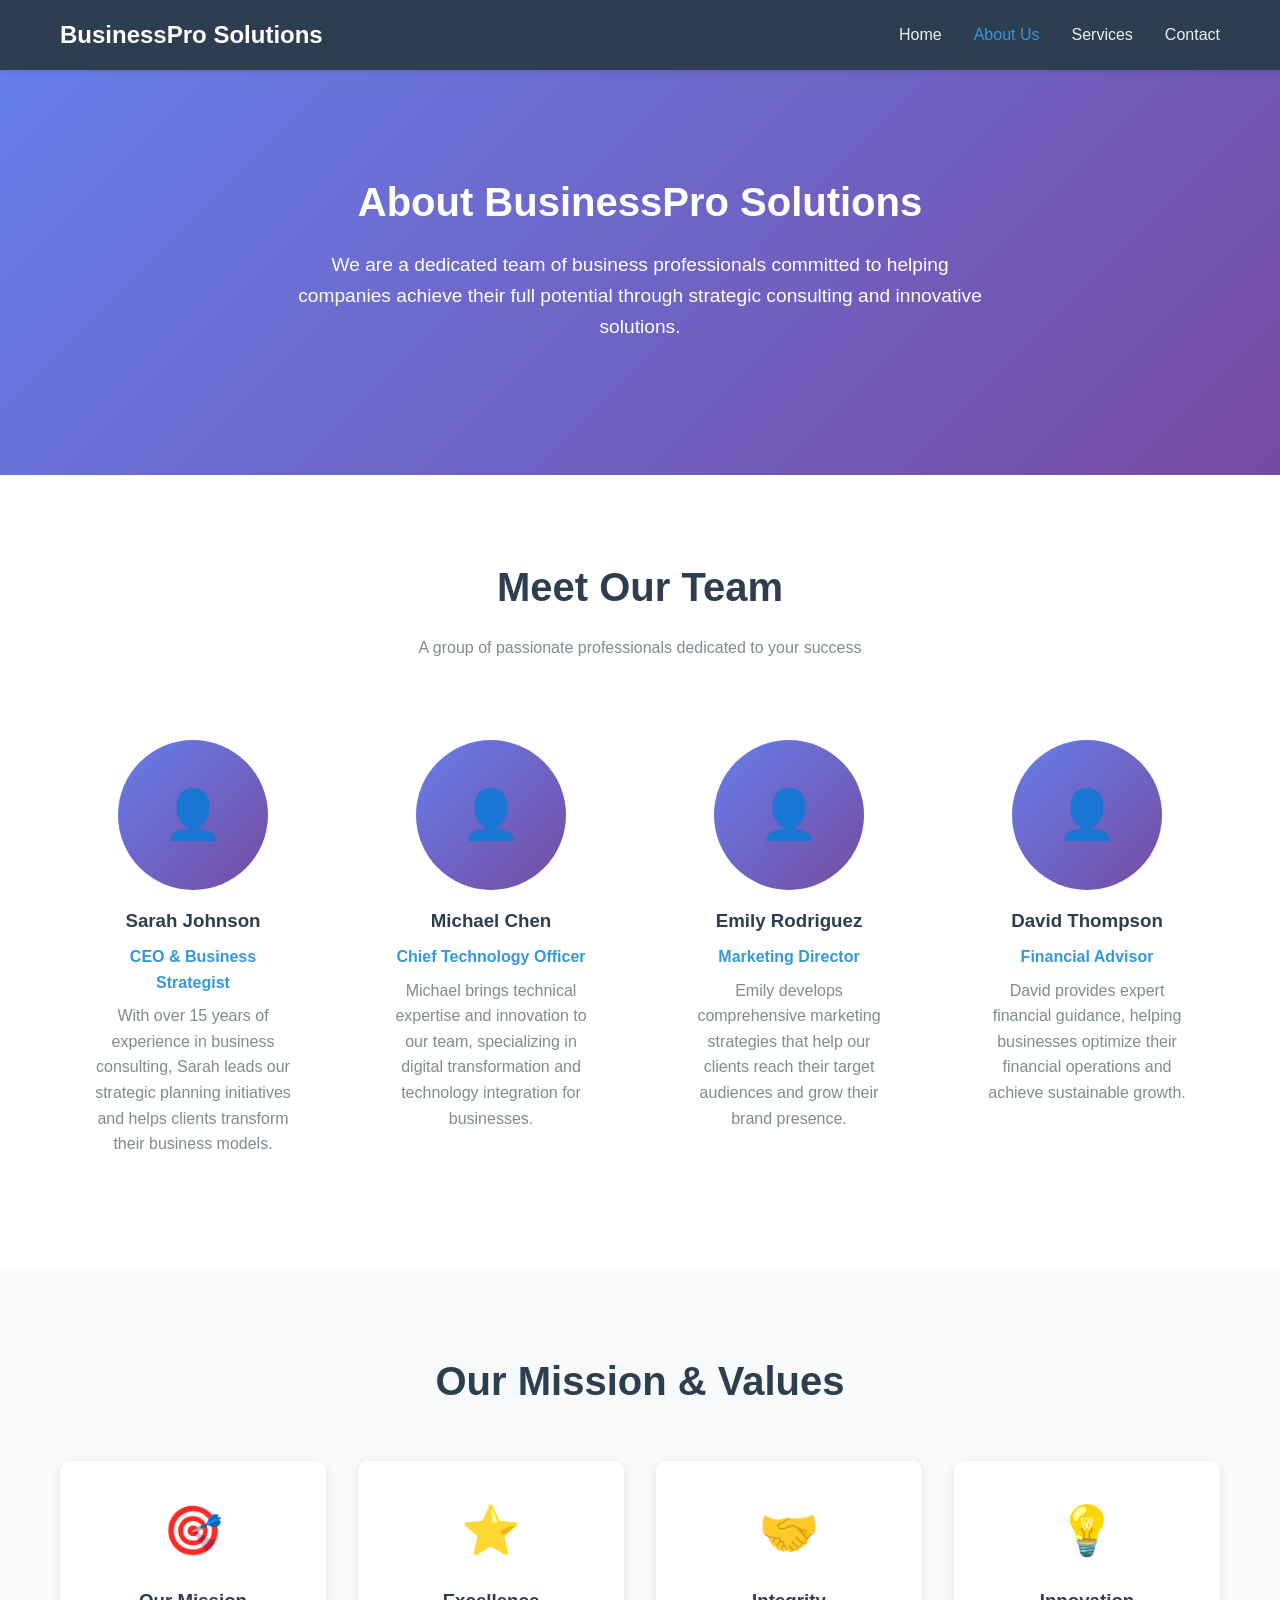
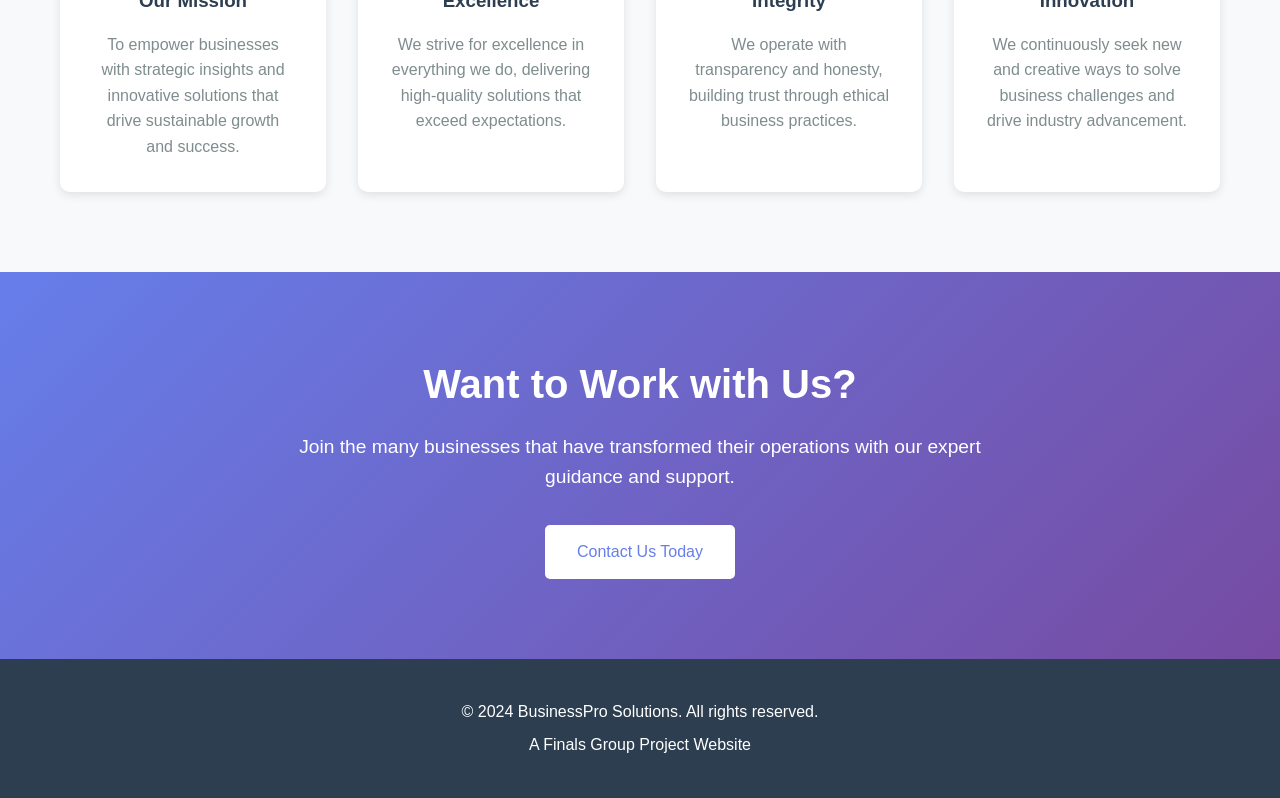
<file: about.html>
<!DOCTYPE html>
<html lang="en">
<head>
    <meta charset="UTF-8">
    <meta name="viewport" content="width=device-width, initial-scale=1.0">
    <title>BusinessPro Solutions - About Us</title>
    <link rel="stylesheet" href="styles.css">
</head>
<body>
    <nav class="navbar">
        <div class="container">
            <div class="logo">
                <h1>BusinessPro Solutions</h1>
            </div>
            <ul class="nav-links">
                <li><a href="index.html">Home</a></li>
                <li><a href="about.html" class="active">About Us</a></li>
                <li><a href="services.html">Services</a></li>
                <li><a href="contact.html">Contact</a></li>
            </ul>
        </div>
    </nav>

    <section class="hero">
        <div class="container">
            <div class="hero-content">
                <h2>About BusinessPro Solutions</h2>
                <p>We are a dedicated team of business professionals committed to helping companies achieve their full potential through strategic consulting and innovative solutions.</p>
            </div>
        </div>
    </section>

    <section class="team">
        <div class="container">
            <h2>Meet Our Team</h2>
            <p class="team-subtitle">A group of passionate professionals dedicated to your success</p>
            <div class="team-grid">
                <div class="team-member">
                    <div class="team-member-photo">👤</div>
                    <h3>Sarah Johnson</h3>
                    <p class="role">CEO & Business Strategist</p>
                    <p>With over 15 years of experience in business consulting, Sarah leads our strategic planning initiatives and helps clients transform their business models.</p>
                </div>
                <div class="team-member">
                    <div class="team-member-photo">👤</div>
                    <h3>Michael Chen</h3>
                    <p class="role">Chief Technology Officer</p>
                    <p>Michael brings technical expertise and innovation to our team, specializing in digital transformation and technology integration for businesses.</p>
                </div>
                <div class="team-member">
                    <div class="team-member-photo">👤</div>
                    <h3>Emily Rodriguez</h3>
                    <p class="role">Marketing Director</p>
                    <p>Emily develops comprehensive marketing strategies that help our clients reach their target audiences and grow their brand presence.</p>
                </div>
                <div class="team-member">
                    <div class="team-member-photo">👤</div>
                    <h3>David Thompson</h3>
                    <p class="role">Financial Advisor</p>
                    <p>David provides expert financial guidance, helping businesses optimize their financial operations and achieve sustainable growth.</p>
                </div>
            </div>
        </div>
    </section>

    <section class="features">
        <div class="container">
            <h2>Our Mission & Values</h2>
            <div class="features-grid">
                <div class="feature-card">
                    <div class="icon">🎯</div>
                    <h3>Our Mission</h3>
                    <p>To empower businesses with strategic insights and innovative solutions that drive sustainable growth and success.</p>
                </div>
                <div class="feature-card">
                    <div class="icon">⭐</div>
                    <h3>Excellence</h3>
                    <p>We strive for excellence in everything we do, delivering high-quality solutions that exceed expectations.</p>
                </div>
                <div class="feature-card">
                    <div class="icon">🤝</div>
                    <h3>Integrity</h3>
                    <p>We operate with transparency and honesty, building trust through ethical business practices.</p>
                </div>
                <div class="feature-card">
                    <div class="icon">💡</div>
                    <h3>Innovation</h3>
                    <p>We continuously seek new and creative ways to solve business challenges and drive industry advancement.</p>
                </div>
            </div>
        </div>
    </section>

    <section class="cta-section">
        <div class="container">
            <h2>Want to Work with Us?</h2>
            <p>Join the many businesses that have transformed their operations with our expert guidance and support.</p>
            <a href="contact.html" class="btn btn-light">Contact Us Today</a>
        </div>
    </section>

    <footer>
        <div class="container">
            <p>&copy; 2024 BusinessPro Solutions. All rights reserved.</p>
            <p>A Finals Group Project Website</p>
        </div>
    </footer>
</body>
</html>
</file>
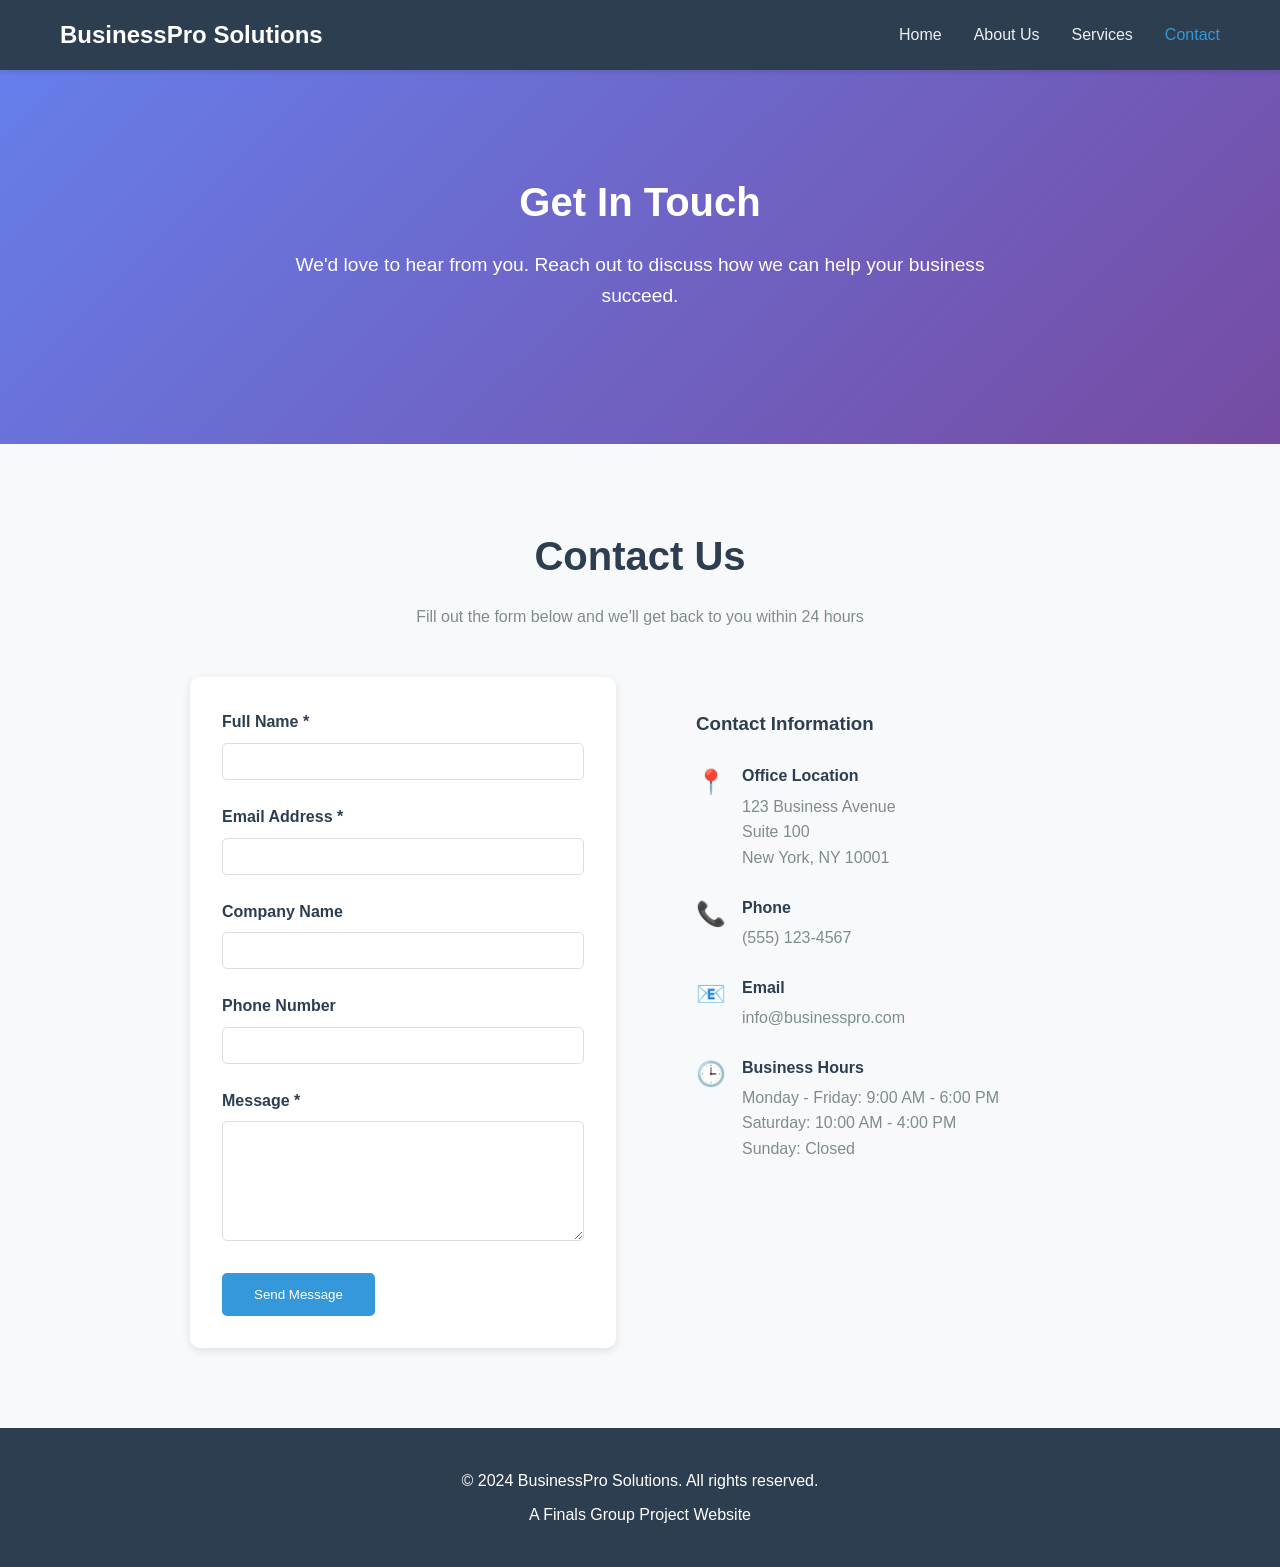
<file: contact.html>
<!DOCTYPE html>
<html lang="en">
<head>
    <meta charset="UTF-8">
    <meta name="viewport" content="width=device-width, initial-scale=1.0">
    <title>BusinessPro Solutions - Contact Us</title>
    <link rel="stylesheet" href="styles.css">
</head>
<body>
    <nav class="navbar">
        <div class="container">
            <div class="logo">
                <h1>BusinessPro Solutions</h1>
            </div>
            <ul class="nav-links">
                <li><a href="index.html">Home</a></li>
                <li><a href="about.html">About Us</a></li>
                <li><a href="services.html">Services</a></li>
                <li><a href="contact.html" class="active">Contact</a></li>
            </ul>
        </div>
    </nav>

    <section class="hero">
        <div class="container">
            <div class="hero-content">
                <h2>Get In Touch</h2>
                <p>We'd love to hear from you. Reach out to discuss how we can help your business succeed.</p>
            </div>
        </div>
    </section>

    <section class="contact">
        <div class="container">
            <h2>Contact Us</h2>
            <p class="contact-subtitle">Fill out the form below and we'll get back to you within 24 hours</p>
            <div class="contact-content">
                <div class="contact-form">
                    <form action="#" method="post">
                        <div class="form-group">
                            <label for="name">Full Name *</label>
                            <input type="text" id="name" name="name" required>
                        </div>
                        <div class="form-group">
                            <label for="email">Email Address *</label>
                            <input type="email" id="email" name="email" required>
                        </div>
                        <div class="form-group">
                            <label for="company">Company Name</label>
                            <input type="text" id="company" name="company">
                        </div>
                        <div class="form-group">
                            <label for="phone">Phone Number</label>
                            <input type="tel" id="phone" name="phone">
                        </div>
                        <div class="form-group">
                            <label for="message">Message *</label>
                            <textarea id="message" name="message" required></textarea>
                        </div>
                        <button type="submit" class="btn">Send Message</button>
                    </form>
                </div>

                <div class="contact-info">
                    <h3>Contact Information</h3>
                    <div class="info-item">
                        <div class="icon">📍</div>
                        <div>
                            <h4>Office Location</h4>
                            <p>123 Business Avenue<br>Suite 100<br>New York, NY 10001</p>
                        </div>
                    </div>
                    <div class="info-item">
                        <div class="icon">📞</div>
                        <div>
                            <h4>Phone</h4>
                            <p>(555) 123-4567</p>
                        </div>
                    </div>
                    <div class="info-item">
                        <div class="icon">📧</div>
                        <div>
                            <h4>Email</h4>
                            <p>info@businesspro.com</p>
                        </div>
                    </div>
                    <div class="info-item">
                        <div class="icon">🕒</div>
                        <div>
                            <h4>Business Hours</h4>
                            <p>Monday - Friday: 9:00 AM - 6:00 PM<br>Saturday: 10:00 AM - 4:00 PM<br>Sunday: Closed</p>
                        </div>
                    </div>
                </div>
            </div>
        </div>
    </section>

    <footer>
        <div class="container">
            <p>&copy; 2024 BusinessPro Solutions. All rights reserved.</p>
            <p>A Finals Group Project Website</p>
        </div>
    </footer>
</body>
</html>
</file>
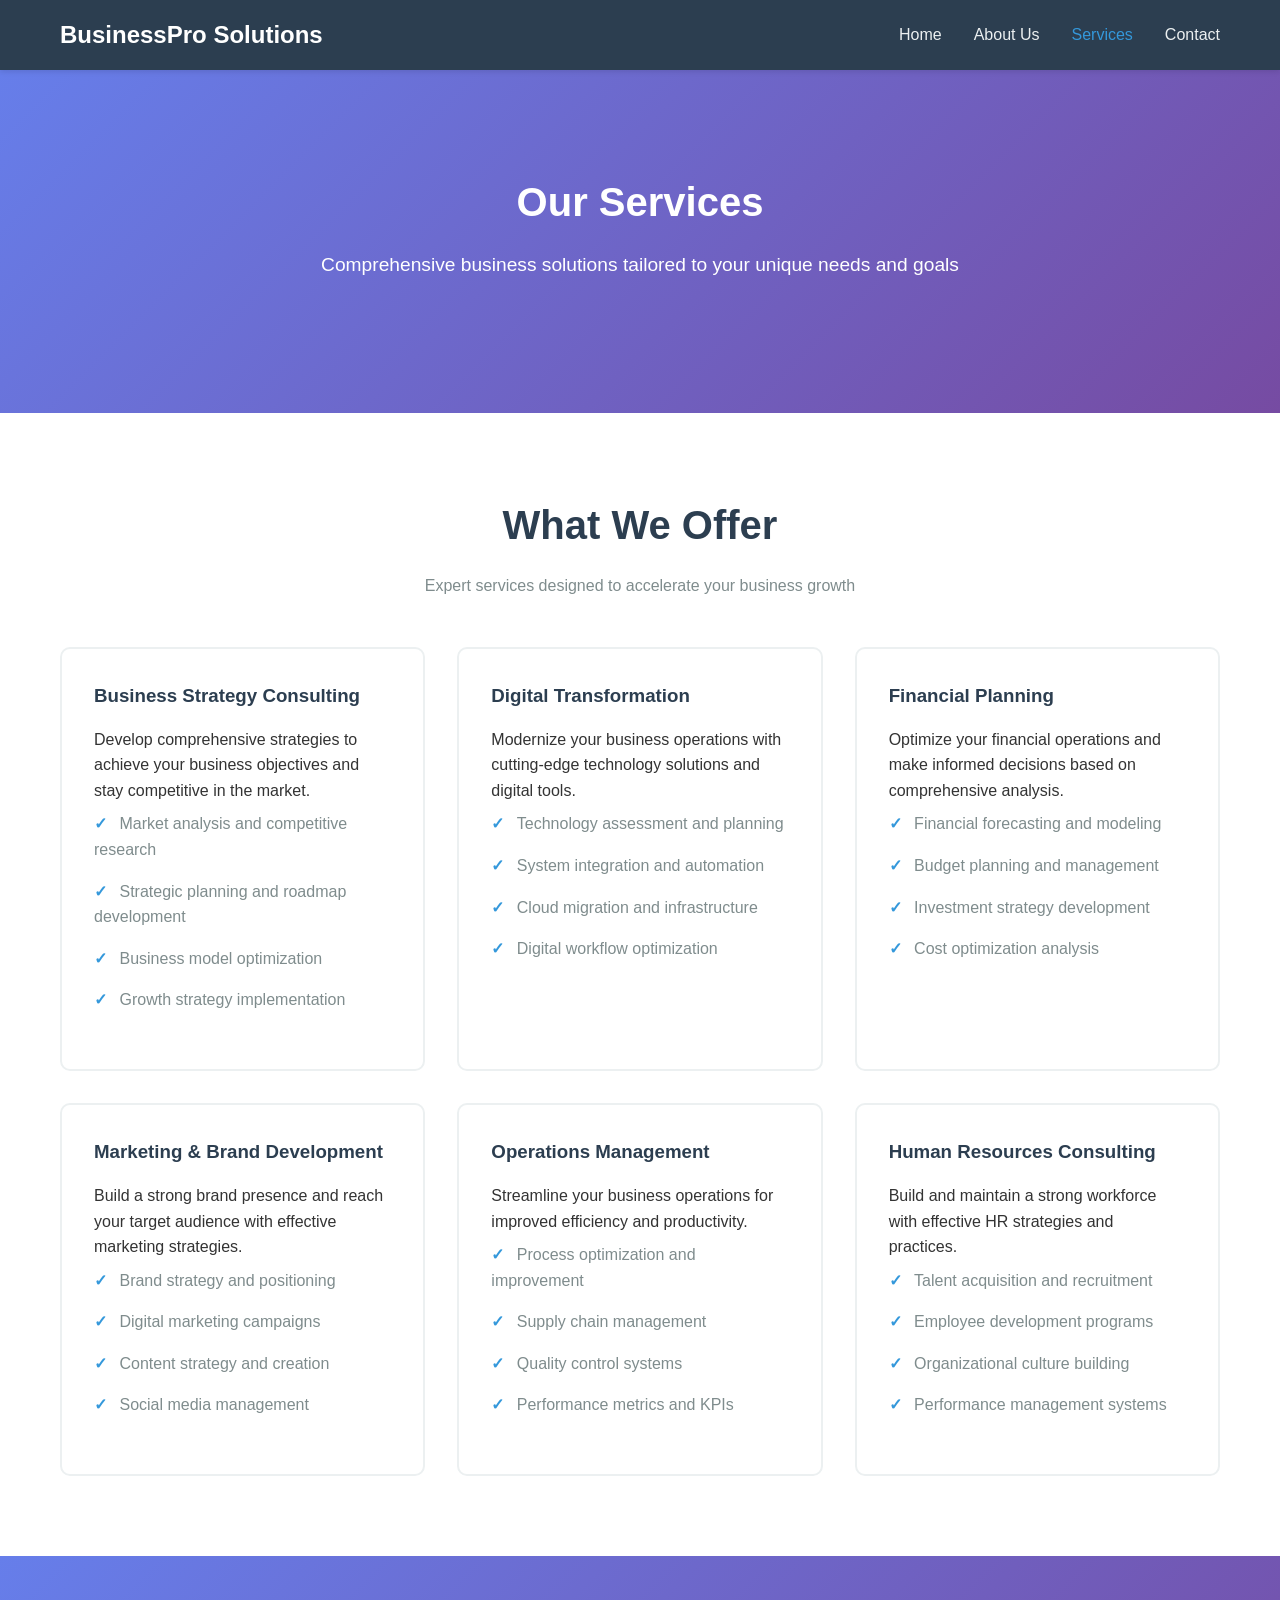
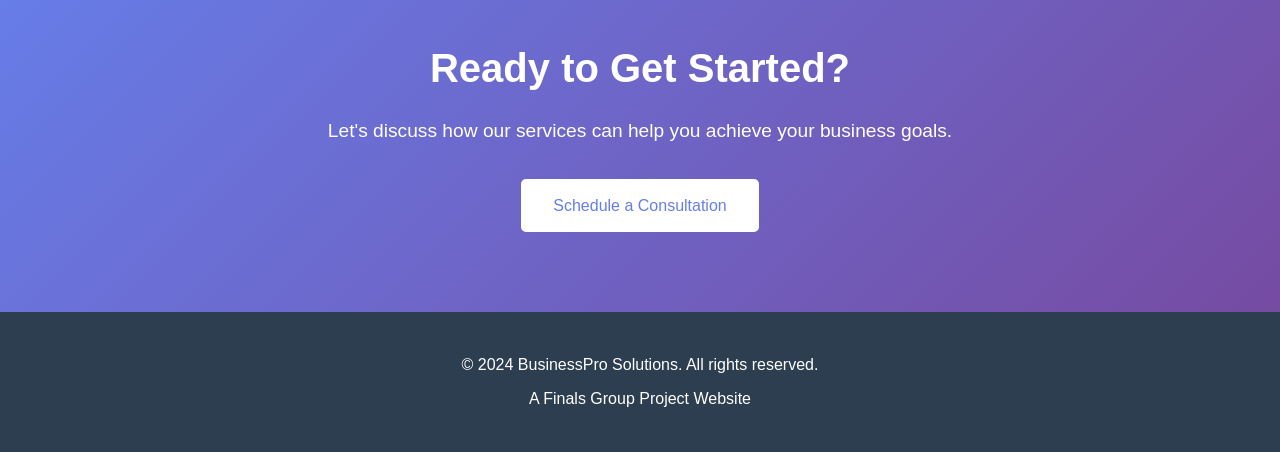
<file: services.html>
<!DOCTYPE html>
<html lang="en">
<head>
    <meta charset="UTF-8">
    <meta name="viewport" content="width=device-width, initial-scale=1.0">
    <title>BusinessPro Solutions - Our Services</title>
    <link rel="stylesheet" href="styles.css">
</head>
<body>
    <nav class="navbar">
        <div class="container">
            <div class="logo">
                <h1>BusinessPro Solutions</h1>
            </div>
            <ul class="nav-links">
                <li><a href="index.html">Home</a></li>
                <li><a href="about.html">About Us</a></li>
                <li><a href="services.html" class="active">Services</a></li>
                <li><a href="contact.html">Contact</a></li>
            </ul>
        </div>
    </nav>

    <section class="hero">
        <div class="container">
            <div class="hero-content">
                <h2>Our Services</h2>
                <p>Comprehensive business solutions tailored to your unique needs and goals</p>
            </div>
        </div>
    </section>

    <section class="services">
        <div class="container">
            <h2>What We Offer</h2>
            <p class="services-subtitle">Expert services designed to accelerate your business growth</p>
            <div class="services-grid">
                <div class="service-card">
                    <h3>Business Strategy Consulting</h3>
                    <p>Develop comprehensive strategies to achieve your business objectives and stay competitive in the market.</p>
                    <ul>
                        <li>Market analysis and competitive research</li>
                        <li>Strategic planning and roadmap development</li>
                        <li>Business model optimization</li>
                        <li>Growth strategy implementation</li>
                    </ul>
                </div>

                <div class="service-card">
                    <h3>Digital Transformation</h3>
                    <p>Modernize your business operations with cutting-edge technology solutions and digital tools.</p>
                    <ul>
                        <li>Technology assessment and planning</li>
                        <li>System integration and automation</li>
                        <li>Cloud migration and infrastructure</li>
                        <li>Digital workflow optimization</li>
                    </ul>
                </div>

                <div class="service-card">
                    <h3>Financial Planning</h3>
                    <p>Optimize your financial operations and make informed decisions based on comprehensive analysis.</p>
                    <ul>
                        <li>Financial forecasting and modeling</li>
                        <li>Budget planning and management</li>
                        <li>Investment strategy development</li>
                        <li>Cost optimization analysis</li>
                    </ul>
                </div>

                <div class="service-card">
                    <h3>Marketing & Brand Development</h3>
                    <p>Build a strong brand presence and reach your target audience with effective marketing strategies.</p>
                    <ul>
                        <li>Brand strategy and positioning</li>
                        <li>Digital marketing campaigns</li>
                        <li>Content strategy and creation</li>
                        <li>Social media management</li>
                    </ul>
                </div>

                <div class="service-card">
                    <h3>Operations Management</h3>
                    <p>Streamline your business operations for improved efficiency and productivity.</p>
                    <ul>
                        <li>Process optimization and improvement</li>
                        <li>Supply chain management</li>
                        <li>Quality control systems</li>
                        <li>Performance metrics and KPIs</li>
                    </ul>
                </div>

                <div class="service-card">
                    <h3>Human Resources Consulting</h3>
                    <p>Build and maintain a strong workforce with effective HR strategies and practices.</p>
                    <ul>
                        <li>Talent acquisition and recruitment</li>
                        <li>Employee development programs</li>
                        <li>Organizational culture building</li>
                        <li>Performance management systems</li>
                    </ul>
                </div>
            </div>
        </div>
    </section>

    <section class="cta-section">
        <div class="container">
            <h2>Ready to Get Started?</h2>
            <p>Let's discuss how our services can help you achieve your business goals.</p>
            <a href="contact.html" class="btn btn-light">Schedule a Consultation</a>
        </div>
    </section>

    <footer>
        <div class="container">
            <p>&copy; 2024 BusinessPro Solutions. All rights reserved.</p>
            <p>A Finals Group Project Website</p>
        </div>
    </footer>
</body>
</html>
</file>
<file: styles.css>
* {
    margin: 0;
    padding: 0;
    box-sizing: border-box;
}

body {
    font-family: 'Segoe UI', Tahoma, Geneva, Verdana, sans-serif;
    line-height: 1.6;
    color: #333;
}

.container {
    max-width: 1200px;
    margin: 0 auto;
    padding: 0 20px;
}

/* Navigation */
.navbar {
    background-color: #2c3e50;
    padding: 1rem 0;
    box-shadow: 0 2px 5px rgba(0,0,0,0.1);
    position: sticky;
    top: 0;
    z-index: 1000;
}

.navbar .container {
    display: flex;
    justify-content: space-between;
    align-items: center;
}

.logo h1 {
    color: #fff;
    font-size: 1.5rem;
}

.nav-links {
    display: flex;
    list-style: none;
    gap: 2rem;
}

.nav-links a {
    color: #ecf0f1;
    text-decoration: none;
    font-weight: 500;
    transition: color 0.3s;
}

.nav-links a:hover,
.nav-links a.active {
    color: #3498db;
}

/* Hero Section */
.hero {
    background: linear-gradient(135deg, #667eea 0%, #764ba2 100%);
    color: white;
    padding: 100px 0;
    text-align: center;
}

.hero-content h2 {
    font-size: 2.5rem;
    margin-bottom: 1rem;
}

.hero-content p {
    font-size: 1.2rem;
    margin-bottom: 2rem;
    max-width: 700px;
    margin-left: auto;
    margin-right: auto;
}

/* Buttons */
.btn {
    display: inline-block;
    padding: 12px 30px;
    background-color: #3498db;
    color: white;
    text-decoration: none;
    border-radius: 5px;
    transition: background-color 0.3s;
    border: 2px solid transparent;
}

.btn:hover {
    background-color: #2980b9;
}

.btn-light {
    background-color: white;
    color: #667eea;
    border: 2px solid white;
}

.btn-light:hover {
    background-color: transparent;
    color: white;
}

/* Features Section */
.features {
    padding: 80px 0;
    background-color: #f8f9fa;
}

.features h2 {
    text-align: center;
    font-size: 2.5rem;
    margin-bottom: 3rem;
    color: #2c3e50;
}

.features-grid {
    display: grid;
    grid-template-columns: repeat(auto-fit, minmax(250px, 1fr));
    gap: 2rem;
}

.feature-card {
    background: white;
    padding: 2rem;
    border-radius: 10px;
    box-shadow: 0 3px 10px rgba(0,0,0,0.1);
    text-align: center;
    transition: transform 0.3s;
}

.feature-card:hover {
    transform: translateY(-5px);
}

.icon {
    font-size: 3rem;
    margin-bottom: 1rem;
}

.feature-card h3 {
    margin-bottom: 1rem;
    color: #2c3e50;
}

.feature-card p {
    color: #7f8c8d;
}

/* Team Section */
.team {
    padding: 80px 0;
}

.team h2 {
    text-align: center;
    font-size: 2.5rem;
    margin-bottom: 1rem;
    color: #2c3e50;
}

.team-subtitle {
    text-align: center;
    color: #7f8c8d;
    margin-bottom: 3rem;
}

.team-grid {
    display: grid;
    grid-template-columns: repeat(auto-fit, minmax(250px, 1fr));
    gap: 2rem;
}

.team-member {
    text-align: center;
    padding: 2rem;
}

.team-member-photo {
    width: 150px;
    height: 150px;
    border-radius: 50%;
    background: linear-gradient(135deg, #667eea 0%, #764ba2 100%);
    margin: 0 auto 1rem;
    display: flex;
    align-items: center;
    justify-content: center;
    font-size: 3rem;
    color: white;
}

.team-member h3 {
    margin-bottom: 0.5rem;
    color: #2c3e50;
}

.team-member .role {
    color: #3498db;
    font-weight: 600;
    margin-bottom: 0.5rem;
}

.team-member p {
    color: #7f8c8d;
}

/* Services Section */
.services {
    padding: 80px 0;
}

.services h2 {
    text-align: center;
    font-size: 2.5rem;
    margin-bottom: 1rem;
    color: #2c3e50;
}

.services-subtitle {
    text-align: center;
    color: #7f8c8d;
    margin-bottom: 3rem;
}

.services-grid {
    display: grid;
    grid-template-columns: repeat(auto-fit, minmax(300px, 1fr));
    gap: 2rem;
}

.service-card {
    background: white;
    border: 2px solid #ecf0f1;
    padding: 2rem;
    border-radius: 10px;
    transition: all 0.3s;
}

.service-card:hover {
    border-color: #3498db;
    box-shadow: 0 5px 15px rgba(52, 152, 219, 0.2);
}

.service-card h3 {
    color: #2c3e50;
    margin-bottom: 1rem;
}

.service-card ul {
    list-style: none;
    margin-bottom: 1rem;
}

.service-card ul li {
    padding: 0.5rem 0;
    color: #7f8c8d;
}

.service-card ul li:before {
    content: "✓ ";
    color: #3498db;
    font-weight: bold;
    margin-right: 0.5rem;
}

/* Contact Section */
.contact {
    padding: 80px 0;
    background-color: #f8f9fa;
}

.contact h2 {
    text-align: center;
    font-size: 2.5rem;
    margin-bottom: 1rem;
    color: #2c3e50;
}

.contact-subtitle {
    text-align: center;
    color: #7f8c8d;
    margin-bottom: 3rem;
}

.contact-content {
    display: grid;
    grid-template-columns: 1fr 1fr;
    gap: 3rem;
    max-width: 900px;
    margin: 0 auto;
}

.contact-form {
    background: white;
    padding: 2rem;
    border-radius: 10px;
    box-shadow: 0 3px 10px rgba(0,0,0,0.1);
}

.form-group {
    margin-bottom: 1.5rem;
}

.form-group label {
    display: block;
    margin-bottom: 0.5rem;
    color: #2c3e50;
    font-weight: 600;
}

.form-group input,
.form-group textarea {
    width: 100%;
    padding: 10px;
    border: 1px solid #ddd;
    border-radius: 5px;
    font-family: inherit;
}

.form-group textarea {
    resize: vertical;
    min-height: 120px;
}

.contact-info {
    padding: 2rem;
}

.contact-info h3 {
    color: #2c3e50;
    margin-bottom: 1.5rem;
}

.info-item {
    display: flex;
    align-items: flex-start;
    margin-bottom: 1.5rem;
}

.info-item .icon {
    font-size: 1.5rem;
    margin-right: 1rem;
    margin-top: 0;
}

.info-item div h4 {
    color: #2c3e50;
    margin-bottom: 0.3rem;
}

.info-item div p {
    color: #7f8c8d;
}

/* CTA Section */
.cta-section {
    background: linear-gradient(135deg, #667eea 0%, #764ba2 100%);
    color: white;
    padding: 80px 0;
    text-align: center;
}

.cta-section h2 {
    font-size: 2.5rem;
    margin-bottom: 1rem;
}

.cta-section p {
    font-size: 1.2rem;
    margin-bottom: 2rem;
    max-width: 700px;
    margin-left: auto;
    margin-right: auto;
}

/* Footer */
footer {
    background-color: #2c3e50;
    color: white;
    padding: 2rem 0;
    text-align: center;
}

footer p {
    margin: 0.5rem 0;
}

/* Responsive Design */
@media (max-width: 768px) {
    .navbar .container {
        flex-direction: column;
        gap: 1rem;
    }

    .nav-links {
        flex-direction: column;
        gap: 1rem;
        text-align: center;
    }

    .hero-content h2 {
        font-size: 2rem;
    }

    .hero-content p {
        font-size: 1rem;
    }

    .features h2,
    .team h2,
    .services h2,
    .contact h2,
    .cta-section h2 {
        font-size: 2rem;
    }

    .contact-content {
        grid-template-columns: 1fr;
    }
}
</file>
